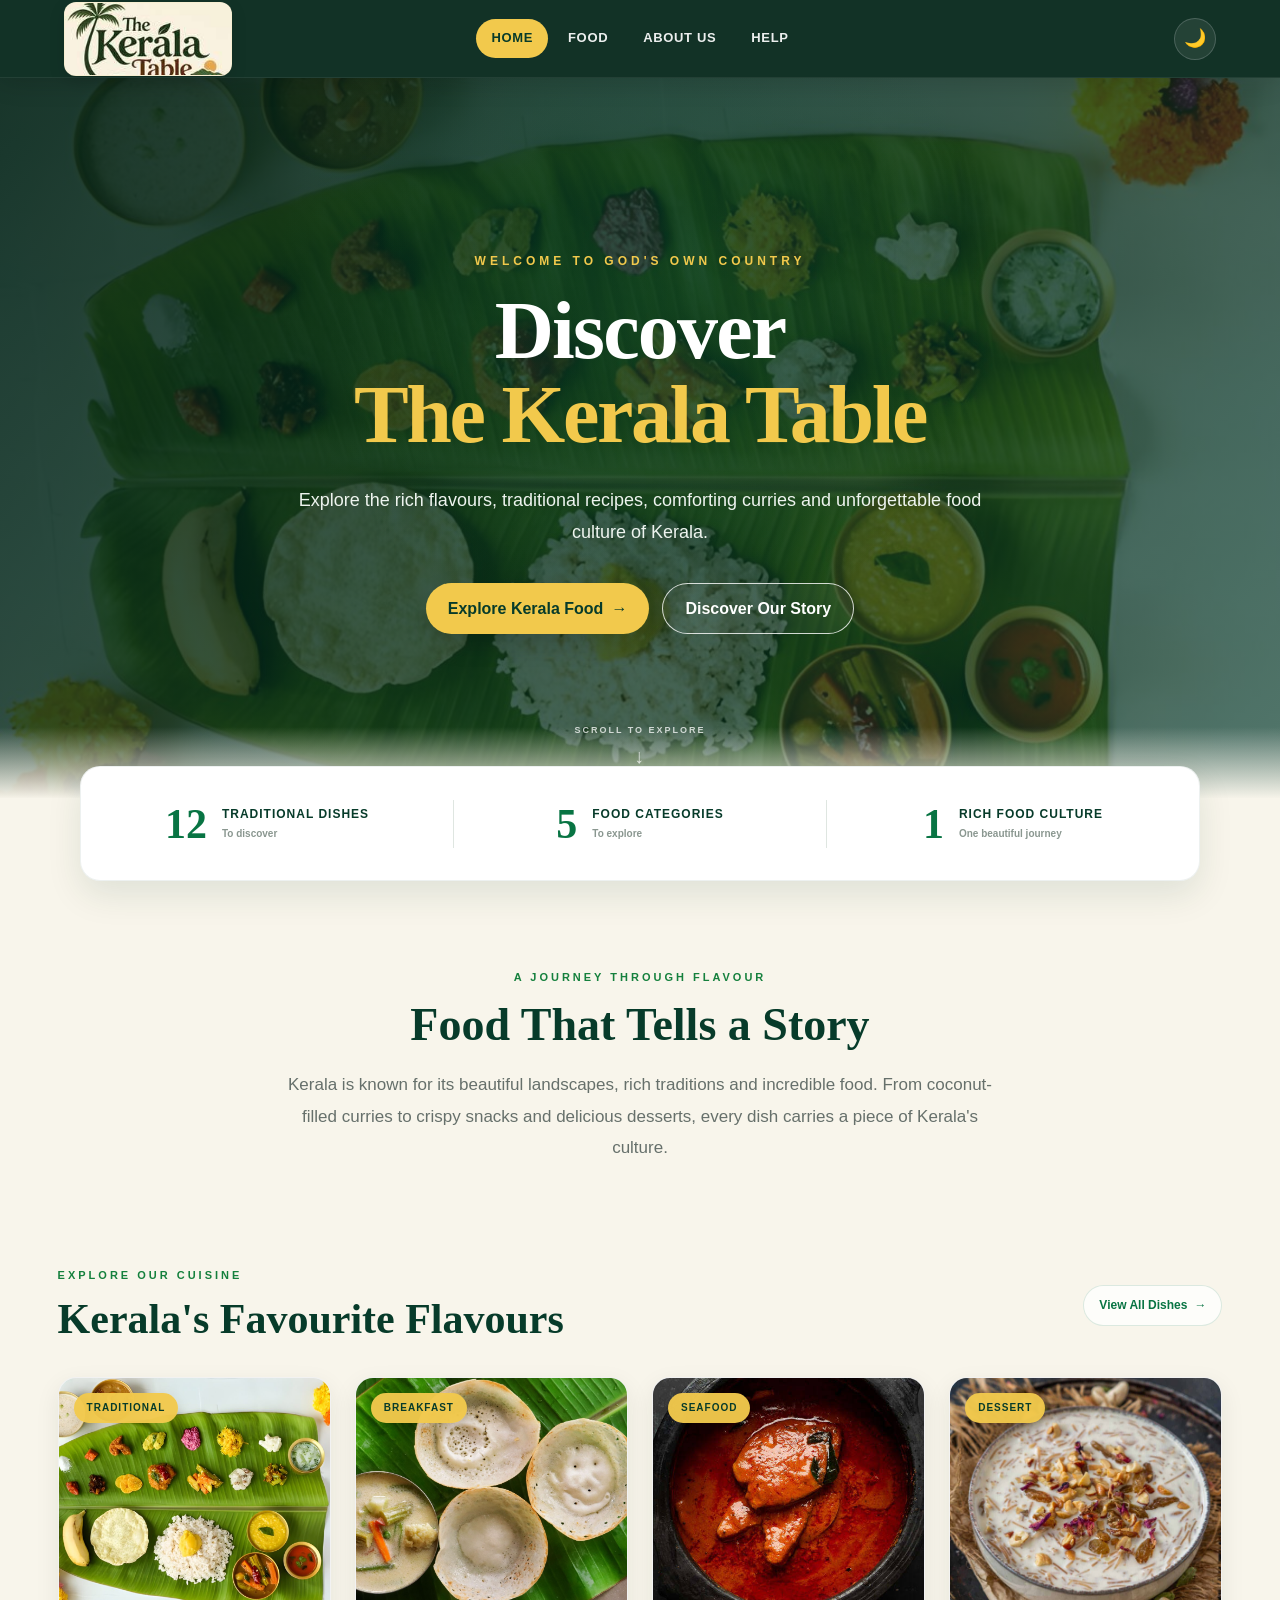
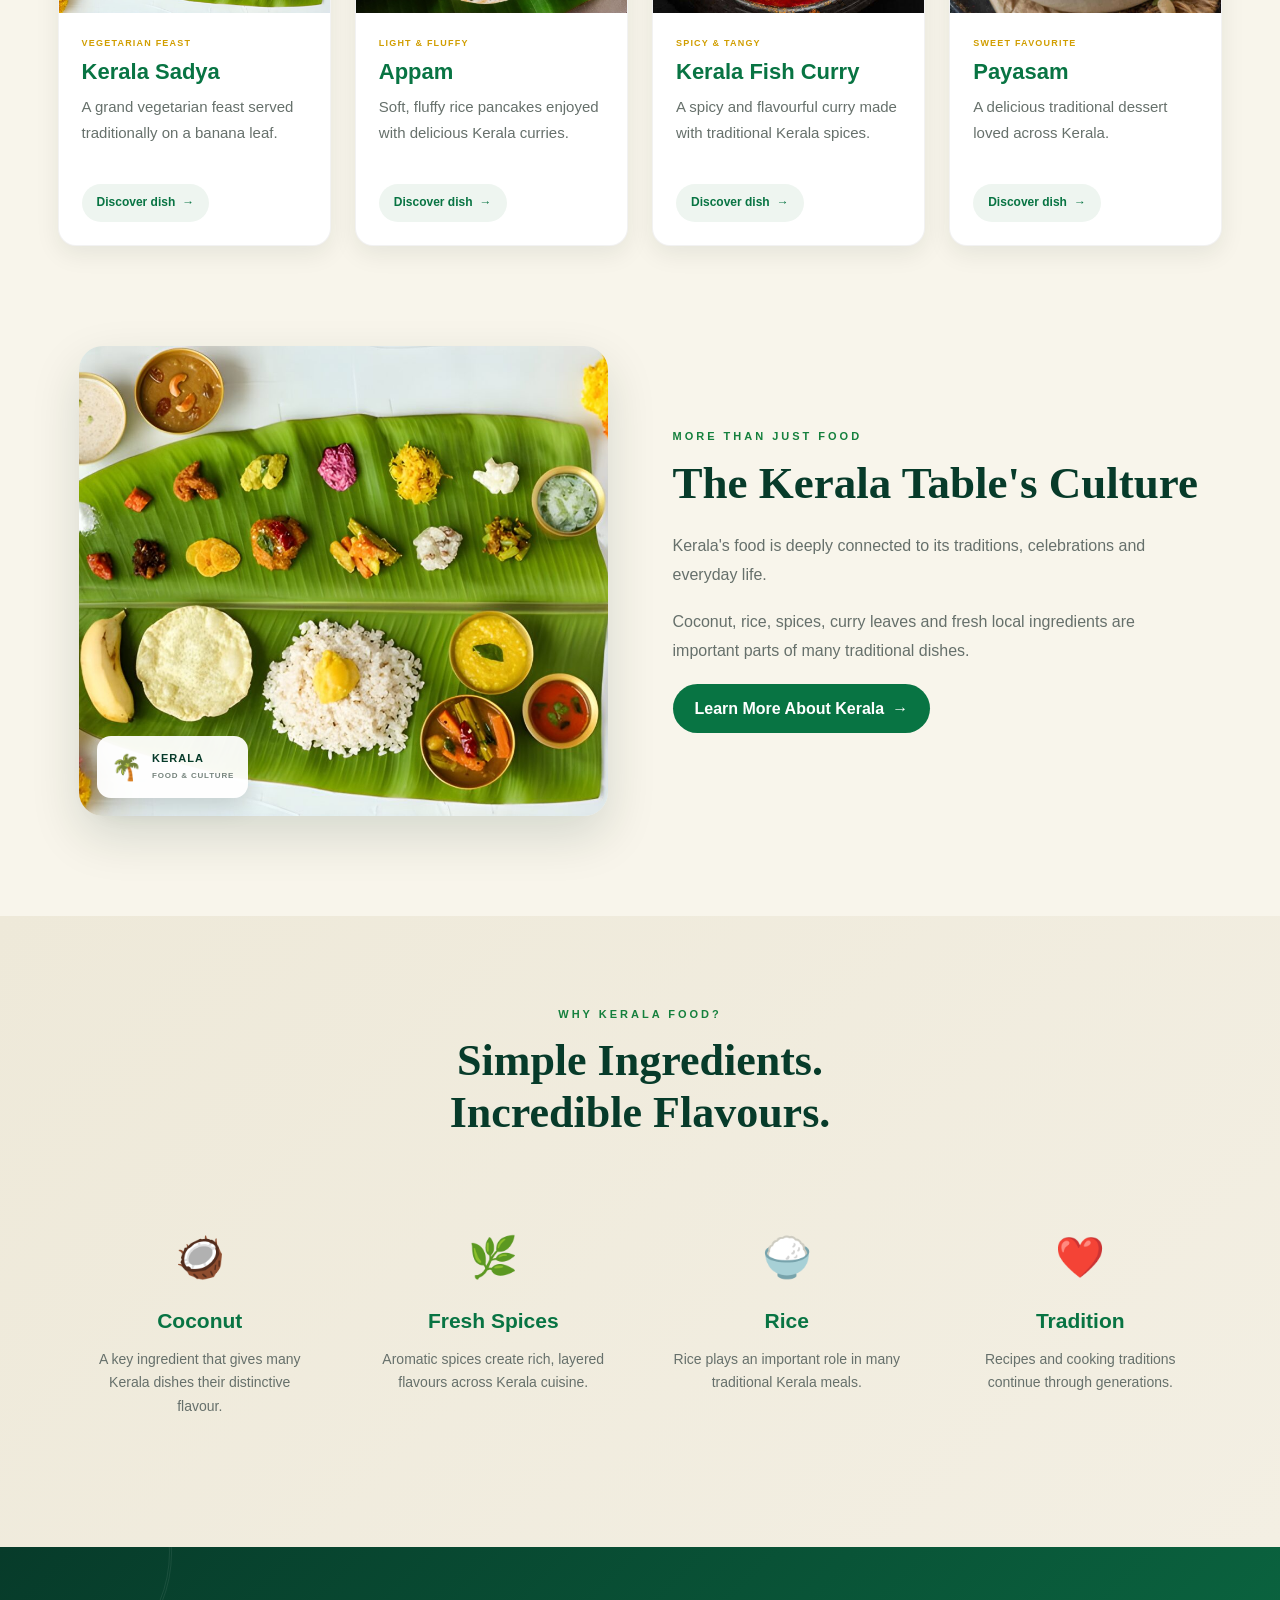
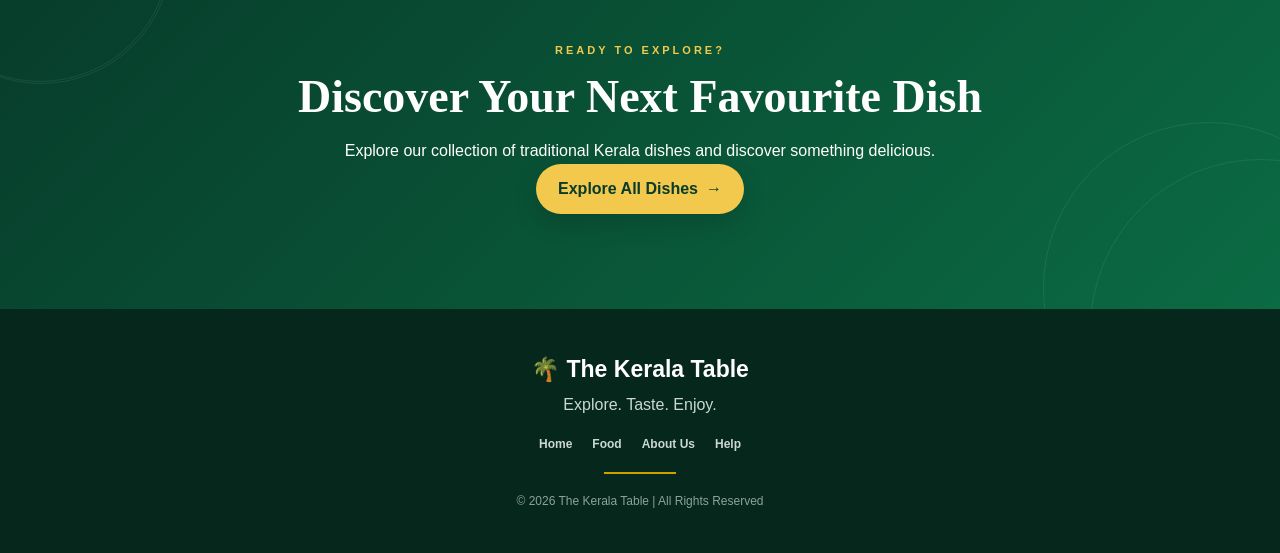
<file: index.html>
<!DOCTYPE html>
<html lang="en">
<head>
    <meta charset="UTF-8">
    <meta name="viewport" content="width=device-width, initial-scale=1.0">
    <meta name="description" content="The Kerala Table - Discover traditional Kerala food, recipes, flavours and food culture.">
    <title>The Kerala Table | Home</title>
    <link rel="stylesheet" href="style.css">
</head>
<body>
<a class="skip-link" href="#main-content">Skip to content</a>

<header class="header">

    <a href="index.html" class="logo">
        <span class="logo-icon">🌴</span>
        <span>The Kerala Table</span>
    </a>

    <nav class="navbar" id="mainNav">

        <a href="index.html" class="active">HOME</a>
        <a href="food.html">FOOD</a>
        <a href="about.html">ABOUT US</a>
        <a href="help.html">HELP</a>

    </nav>

    <button
        class="theme-toggle"
        id="themeToggle"
        type="button"
        aria-label="Switch to dark mode"
        title="Dark mode"
    >
        🌙
    </button>

</header>

<main id="main-content">
    <section class="home-hero" aria-labelledby="hero-title">
        <div class="hero-overlay"></div>
        <div class="home-hero-content">
            <p class="small-title">WELCOME TO GOD'S OWN COUNTRY</p>
            <h1 id="hero-title">
    Discover
    <span>The Kerala Table</span>
</h1>

            <p class="hero-description">Explore the rich flavours, traditional recipes, comforting curries and unforgettable food culture of Kerala.</p>
            <div class="hero-buttons">
                <a href="food.html" class="hero-button">Explore Kerala Food <span aria-hidden="true">→</span></a>
                <a href="about.html" class="outline-button">Discover Our Story</a>
            </div>
        </div>
        <div class="scroll-indicator" aria-hidden="true">
            <span>SCROLL TO EXPLORE</span><span class="scroll-arrow">↓</span>
        </div>
    </section>

    <section class="home-stats" aria-label="Website highlights">
        <div class="stat-item">
            <div class="stat-number">12</div>
            <div class="stat-info"><strong>Traditional Dishes</strong><span>To discover</span></div>
        </div>
        <div class="stat-divider"></div>
        <div class="stat-item">
            <div class="stat-number">5</div>
            <div class="stat-info"><strong>Food Categories</strong><span>To explore</span></div>
        </div>
        <div class="stat-divider"></div>
        <div class="stat-item">
            <div class="stat-number">1</div>
            <div class="stat-info"><strong>Rich Food Culture</strong><span>One beautiful journey</span></div>
        </div>
    </section>

    <section class="home-intro" aria-labelledby="intro-title">
        <p class="section-label">A JOURNEY THROUGH FLAVOUR</p>
        <h2 id="intro-title">Food That Tells a Story</h2>
        <p class="intro-text">Kerala is known for its beautiful landscapes, rich traditions and incredible food. From coconut-filled curries to crispy snacks and delicious desserts, every dish carries a piece of Kerala's culture.</p>
    </section>

    <section class="featured-section" aria-labelledby="featured-title">
        <div class="section-heading">
            <div>
                <p class="section-label">EXPLORE OUR CUISINE</p>
                <h2 id="featured-title">Kerala's Favourite Flavours</h2>
            </div>
            <a href="food.html" class="view-all">View All Dishes <span aria-hidden="true">→</span></a>
        </div>

        <div class="featured-grid">
            <article class="featured-card">
                <div class="featured-image">
                    <img src="Kerala-Sadya.jpg" alt="Traditional Kerala Sadya" loading="lazy">
                    <span class="food-tag">TRADITIONAL</span>
                    <span class="image-shine" aria-hidden="true"></span>
                </div>
                <div class="featured-content">
                    <p class="featured-meta">VEGETARIAN FEAST</p>
                    <h3>Kerala Sadya</h3>
                    <p>A grand vegetarian feast served traditionally on a banana leaf.</p>
                    <a href="food.html" class="card-link home-dish-link" data-dish="sadya">Discover dish <span aria-hidden="true">→</span></a>
                </div>
            </article>

            <article class="featured-card">
                <div class="featured-image">
                    <img src="Appam.jpg" alt="Traditional Kerala Appam" loading="lazy">
                    <span class="food-tag">BREAKFAST</span>
                    <span class="image-shine" aria-hidden="true"></span>
                </div>
                <div class="featured-content">
                    <p class="featured-meta">LIGHT &amp; FLUFFY</p>
                    <h3>Appam</h3>
                    <p>Soft, fluffy rice pancakes enjoyed with delicious Kerala curries.</p>
                    <a href="food.html" class="card-link home-dish-link" data-dish="appam">Discover dish <span aria-hidden="true">→</span></a>
                </div>
            </article>

            <article class="featured-card">
                <div class="featured-image">
                    <img src="fish curry.jpeg" alt="Traditional Kerala Fish Curry" loading="lazy">
                    <span class="food-tag">SEAFOOD</span>
                    <span class="image-shine" aria-hidden="true"></span>
                </div>
                <div class="featured-content">
                    <p class="featured-meta">SPICY &amp; TANGY</p>
                    <h3>Kerala Fish Curry</h3>
                    <p>A spicy and flavourful curry made with traditional Kerala spices.</p>
                    <a href="food.html" class="card-link home-dish-link" data-dish="fish-curry">Discover dish <span aria-hidden="true">→</span></a>
                </div>
            </article>

            <article class="featured-card">
                <div class="featured-image">
                    <img src="payasam.jpg" alt="Traditional Kerala Payasam" loading="lazy">
                    <span class="food-tag">DESSERT</span>
                    <span class="image-shine" aria-hidden="true"></span>
                </div>
                <div class="featured-content">
                    <p class="featured-meta">SWEET FAVOURITE</p>
                    <h3>Payasam</h3>
                    <p>A delicious traditional dessert loved across Kerala.</p>
                    <a href="food.html" class="card-link home-dish-link" data-dish="payasam">Discover dish <span aria-hidden="true">→</span></a>
                </div>
            </article>
        </div>
    </section>

    <section class="culture-section" aria-labelledby="culture-title">
        <div class="culture-image-wrap">
            <div class="culture-image">
                <img src="Kerala-Sadya.jpg" alt="Traditional Kerala Sadya served on a banana leaf" loading="lazy">
                <div class="culture-badge"><span>🌴</span><div><strong>KERALA</strong><small>FOOD &amp; CULTURE</small></div></div>
            </div>
        </div>
        <div class="culture-content">
            <p class="section-label">MORE THAN JUST FOOD</p>
            <h2 id="culture-title">The Kerala Table's Culture</h2>
            <p>Kerala's food is deeply connected to its traditions, celebrations and everyday life.</p>
            <p>Coconut, rice, spices, curry leaves and fresh local ingredients are important parts of many traditional dishes.</p>
            <a href="about.html" class="green-button">Learn More About Kerala <span aria-hidden="true">→</span></a>
        </div>
    </section>

    <section class="why-section" aria-labelledby="why-title">
        <div class="why-heading">
            <p class="section-label">WHY KERALA FOOD?</p>
            <h2 id="why-title">Simple Ingredients.<br>Incredible Flavours.</h2>
        </div>
        <div class="why-grid">
            <article class="why-card"><div class="why-icon" aria-hidden="true">🥥</div><h3>Coconut</h3><p>A key ingredient that gives many Kerala dishes their distinctive flavour.</p></article>
            <article class="why-card"><div class="why-icon" aria-hidden="true">🌿</div><h3>Fresh Spices</h3><p>Aromatic spices create rich, layered flavours across Kerala cuisine.</p></article>
            <article class="why-card"><div class="why-icon" aria-hidden="true">🍚</div><h3>Rice</h3><p>Rice plays an important role in many traditional Kerala meals.</p></article>
            <article class="why-card"><div class="why-icon" aria-hidden="true">❤️</div><h3>Tradition</h3><p>Recipes and cooking traditions continue through generations.</p></article>
        </div>
    </section>

    <section class="home-cta" aria-labelledby="cta-title">
        <div class="cta-decoration cta-decoration-one" aria-hidden="true"></div>
        <div class="cta-decoration cta-decoration-two" aria-hidden="true"></div>
        <div class="home-cta-content">
            <p class="section-label">READY TO EXPLORE?</p>
            <h2 id="cta-title">Discover Your Next Favourite Dish</h2>
            <p>Explore our collection of traditional Kerala dishes and discover something delicious.</p>
            <a href="food.html" class="hero-button">Explore All Dishes <span aria-hidden="true">→</span></a>
        </div>
    </section>
</main>

<footer>
    <div class="footer-logo">🌴 The Kerala Table</div>
    <p>Explore. Taste. Enjoy.</p>
    <nav class="footer-links" aria-label="Footer navigation">
        <a href="index.html">Home</a><a href="food.html">Food</a><a href="about.html">About Us</a><a href="help.html">Help</a>
    </nav>
    <div class="footer-line"></div>
    <p class="copyright">© 2026 The Kerala Table | All Rights Reserved</p>
</footer>

<button class="back-top" id="backTop" type="button" aria-label="Back to top">↑</button>

<script src="script.js"></script>
<script src="theme.js"></script>
<script src="home-dish.js?v=1"></script>

</body>
</html>
</file>
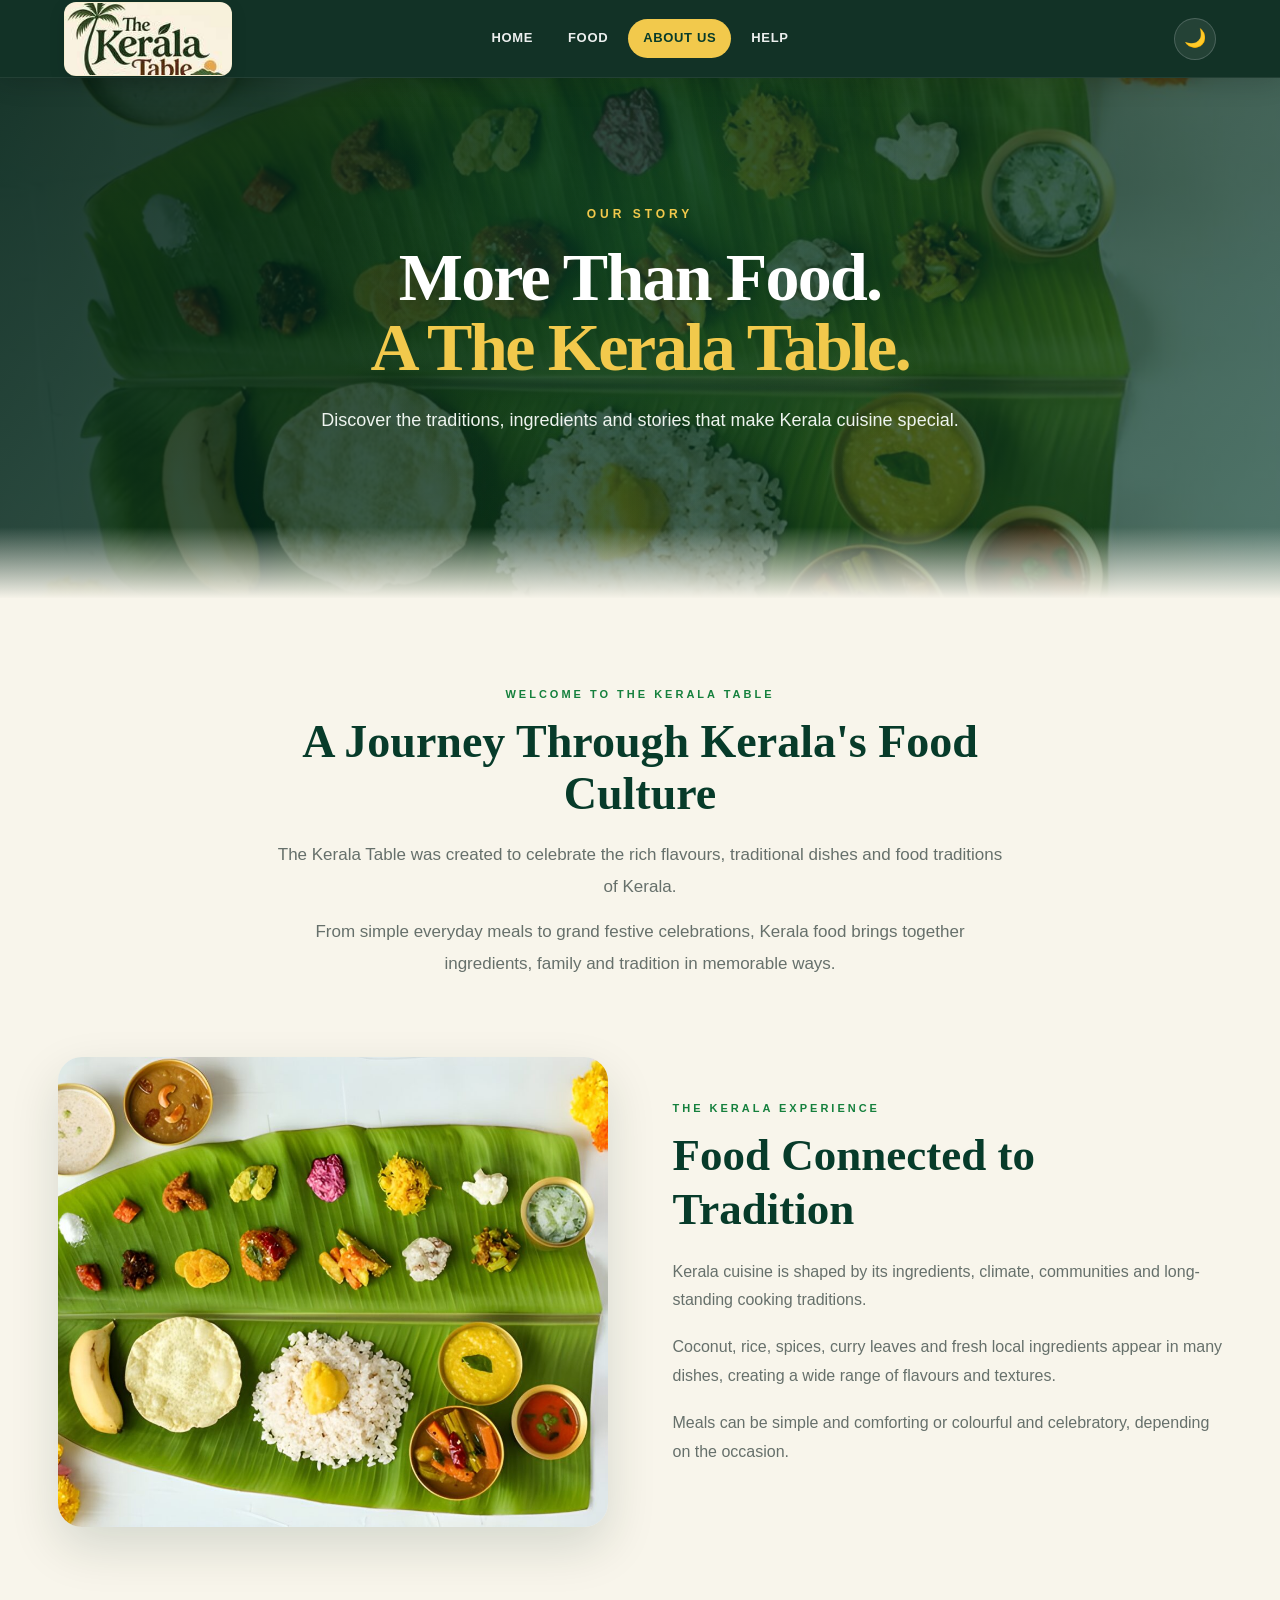
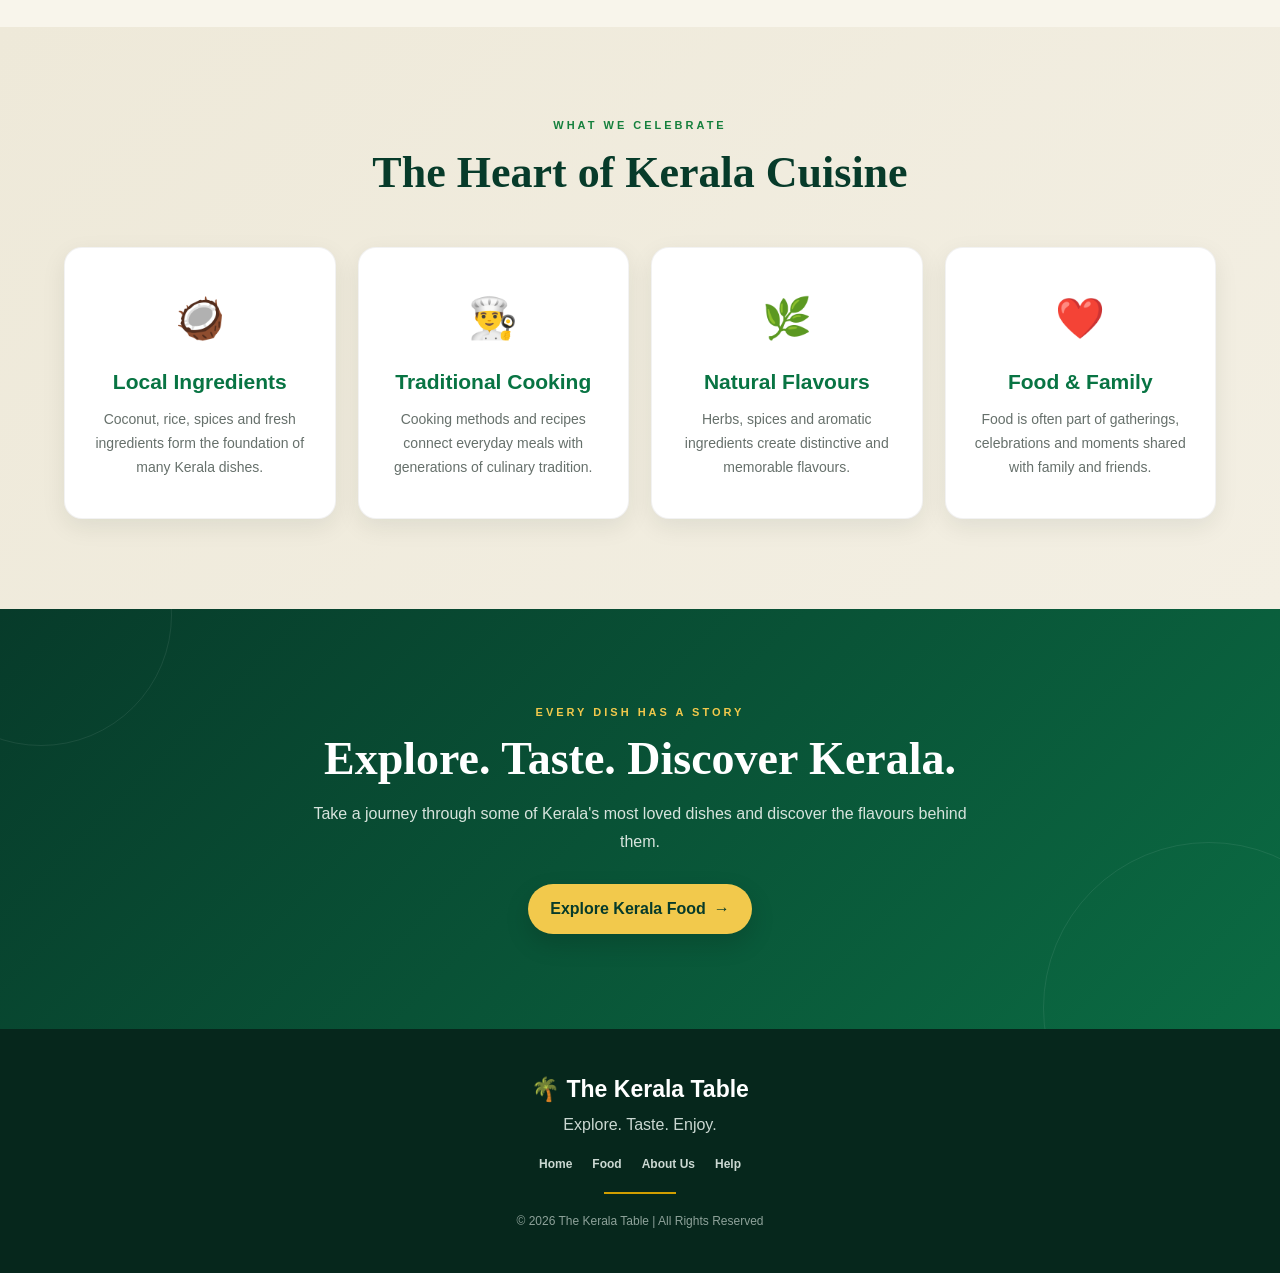
<file: about.html>
<!DOCTYPE html>
<html lang="en">
<head>
    <meta charset="UTF-8">
    <meta name="viewport" content="width=device-width, initial-scale=1.0">
    <meta name="description" content="Learn about The Kerala Table and discover the food culture, traditions and flavours of Kerala.">
    <title>The Kerala Table | About Us</title>
    <link rel="stylesheet" href="style.css">
</head>
<body>
<a class="skip-link" href="#about-content">Skip to content</a>


<header class="header">

    <a href="index.html" class="logo">
        <span class="logo-icon">🌴</span>
        <span>The Kerala Table</span>
    </a>

    <nav class="navbar" id="mainNav">

        <a href="index.html">HOME</a>
        <a href="food.html">FOOD</a>
        <a href="about.html" class="active">ABOUT US</a>
        <a href="help.html">HELP</a>

    </nav>

    <button
        class="theme-toggle"
        id="themeToggle"
        type="button"
        aria-label="Switch to dark mode"
        title="Dark mode"
    >
        🌙
    </button>

</header>


<main id="about-content">
    <section class="about-hero" aria-labelledby="about-hero-title"><div class="about-hero-overlay"></div><div class="about-hero-content"><p class="small-title">OUR STORY</p><h1 id="about-hero-title">More Than Food. <span>A The Kerala Table.</span></h1><p>Discover the traditions, ingredients and stories that make Kerala cuisine special.</p></div></section>
    <section class="about-intro"><p class="section-label">WELCOME TO THE KERALA TABLE</p><h2>A Journey Through Kerala's Food Culture</h2><p> The Kerala Table was created to celebrate the rich flavours, traditional dishes and food traditions of Kerala.</p><p>From simple everyday meals to grand festive celebrations, Kerala food brings together ingredients, family and tradition in memorable ways.</p></section>
    <section class="about-story">
        <div class="about-story-image"><img src="Kerala-Sadya.jpg" alt="Traditional Kerala Sadya served on a banana leaf" loading="lazy"></div>
        <div class="about-story-content"><p class="section-label">THE KERALA EXPERIENCE</p><h2>Food Connected to Tradition</h2><p>Kerala cuisine is shaped by its ingredients, climate, communities and long-standing cooking traditions.</p><p>Coconut, rice, spices, curry leaves and fresh local ingredients appear in many dishes, creating a wide range of flavours and textures.</p><p>Meals can be simple and comforting or colourful and celebratory, depending on the occasion.</p></div>
    </section>
    <section class="about-values"><div class="about-values-heading"><p class="section-label">WHAT WE CELEBRATE</p><h2>The Heart of Kerala Cuisine</h2></div><div class="about-values-grid">
        <article class="about-value-card"><div class="about-value-icon">🥥</div><h3>Local Ingredients</h3><p>Coconut, rice, spices and fresh ingredients form the foundation of many Kerala dishes.</p></article>
        <article class="about-value-card"><div class="about-value-icon">👨‍🍳</div><h3>Traditional Cooking</h3><p>Cooking methods and recipes connect everyday meals with generations of culinary tradition.</p></article>
        <article class="about-value-card"><div class="about-value-icon">🌿</div><h3>Natural Flavours</h3><p>Herbs, spices and aromatic ingredients create distinctive and memorable flavours.</p></article>
        <article class="about-value-card"><div class="about-value-icon">❤️</div><h3>Food &amp; Family</h3><p>Food is often part of gatherings, celebrations and moments shared with family and friends.</p></article>
    </div></section>
    <section class="about-quote"><div class="about-quote-inner"><p class="section-label">EVERY DISH HAS A STORY</p><h2>Explore. Taste. Discover Kerala.</h2><p>Take a journey through some of Kerala's most loved dishes and discover the flavours behind them.</p><a href="food.html" class="hero-button">Explore Kerala Food <span aria-hidden="true">→</span></a></div></section>
</main>
<footer><div class="footer-logo">🌴 The Kerala Table</div><p>Explore. Taste. Enjoy.</p><nav class="footer-links" aria-label="Footer navigation"><a href="index.html">Home</a><a href="food.html">Food</a><a href="about.html">About Us</a><a href="help.html">Help</a></nav><div class="footer-line"></div><p class="copyright">© 2026 The Kerala Table | All Rights Reserved</p></footer>
<button class="back-top" id="backTop" type="button" aria-label="Back to top">↑</button>

<script src="script.js"></script>
<script src="theme.js"></script>

</body>
</html>
</file>
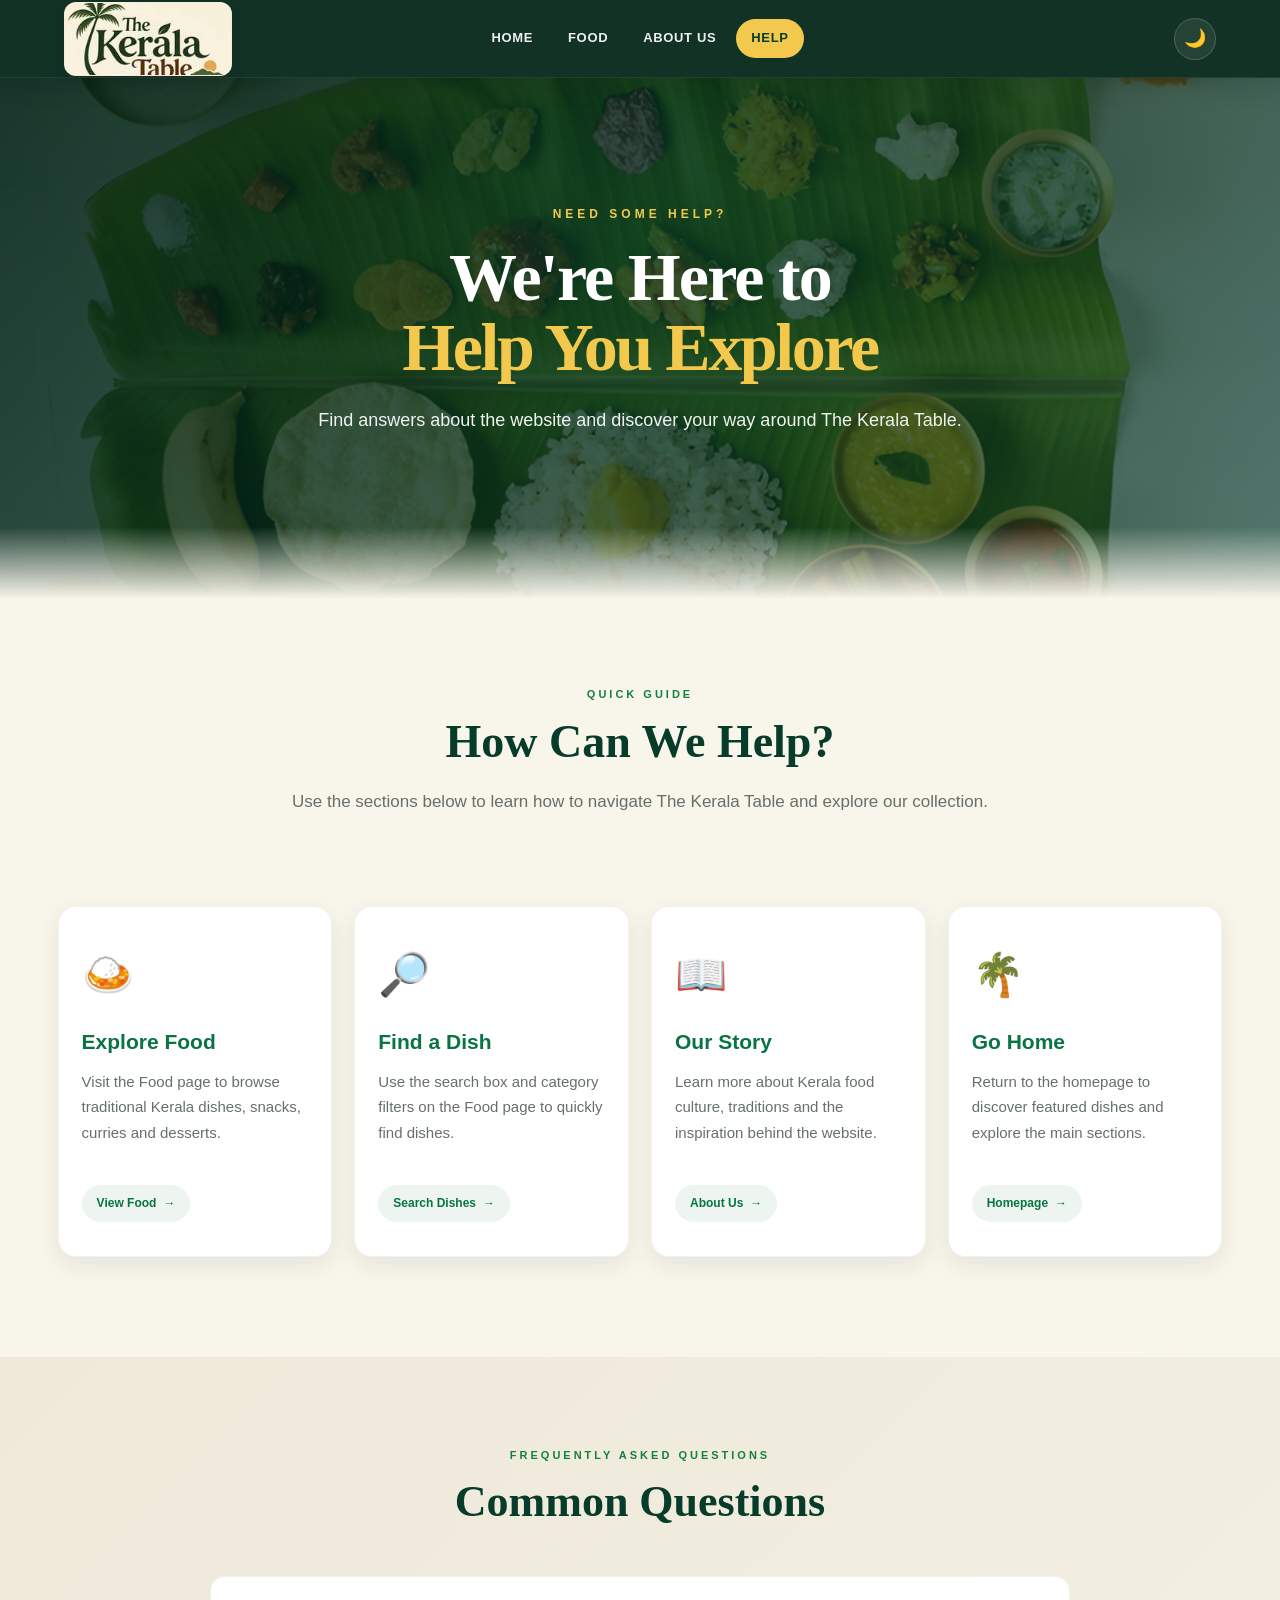
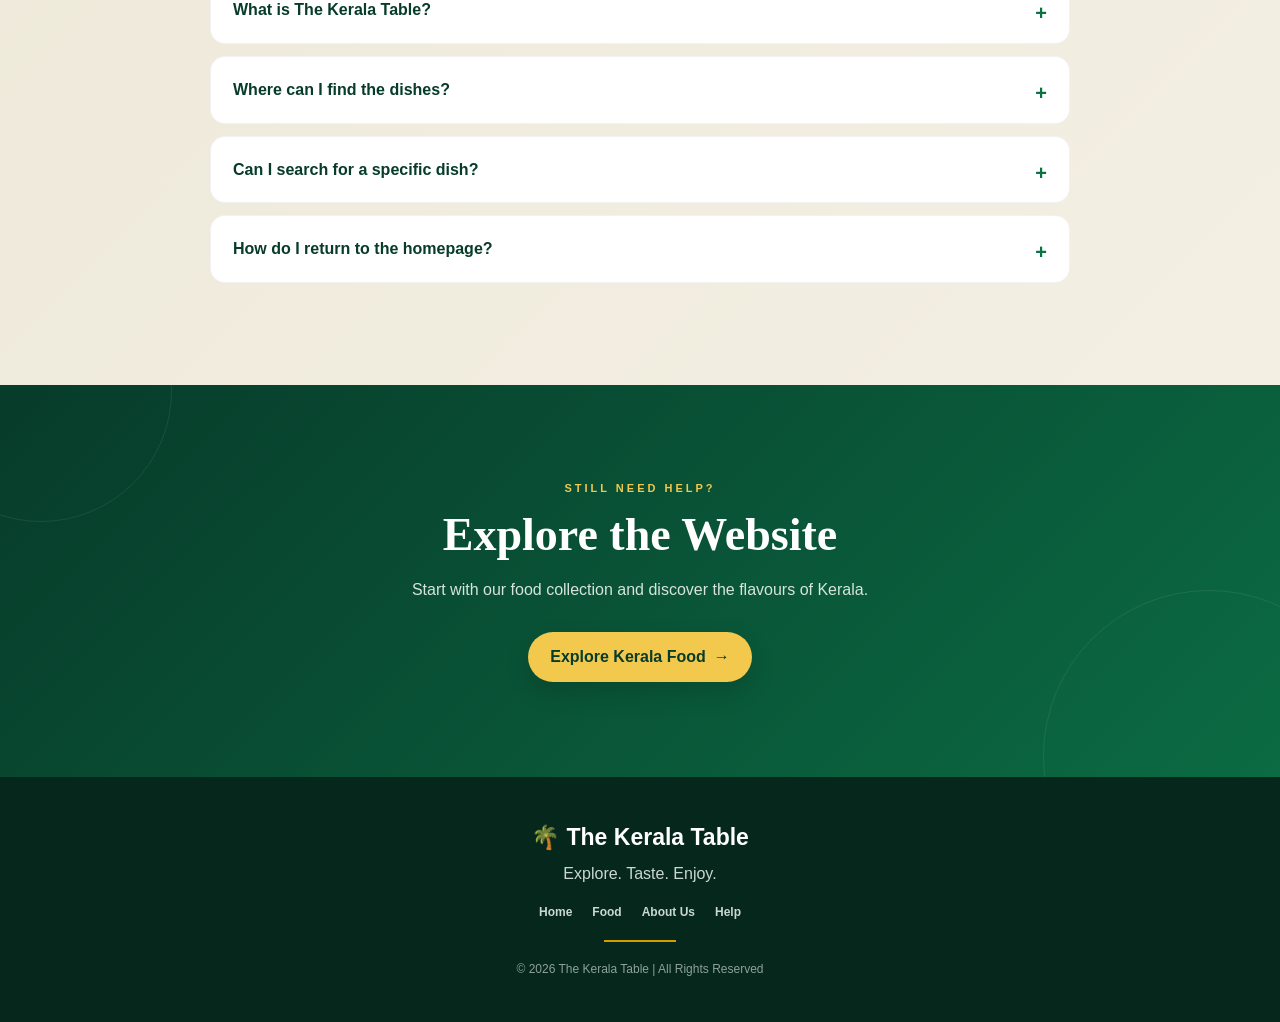
<file: help.html>
<!DOCTYPE html>
<html lang="en">
<head>
    <meta charset="UTF-8">
    <meta name="viewport" content="width=device-width, initial-scale=1.0">
    <meta name="description" content="Get help using The Kerala Table and explore our food collection.">
    <title>The Kerala Table | Help</title>
    <link rel="stylesheet" href="style.css">
</head>
<body>
<a class="skip-link" href="#help-content">Skip to content</a>


<header class="header">

    <a href="index.html" class="logo">
        <span class="logo-icon">🌴</span>
        <span>The Kerala Table</span>
    </a>

    <nav class="navbar" id="mainNav">

        <a href="index.html">HOME</a>
        <a href="food.html">FOOD</a>
        <a href="about.html">ABOUT US</a>
        <a href="help.html" class="active">HELP</a>

    </nav>

    <button
        class="theme-toggle"
        id="themeToggle"
        type="button"
        aria-label="Switch to dark mode"
        title="Dark mode"
    >
        🌙
    </button>

</header>


<main id="help-content">
    <section class="help-hero" aria-labelledby="help-hero-title"><div class="help-hero-overlay"></div><div class="help-hero-content"><p class="small-title">NEED SOME HELP?</p><h1 id="help-hero-title">We're Here to <span>Help You Explore</span></h1><p>Find answers about the website and discover your way around The Kerala Table.</p></div></section>
    <section class="help-intro"><p class="section-label">QUICK GUIDE</p><h2>How Can We Help?</h2><p>Use the sections below to learn how to navigate The Kerala Table and explore our collection.</p></section>
    <section class="help-section"><div class="help-grid">
        <article class="help-card"><div class="help-icon">🍛</div><h3>Explore Food</h3><p>Visit the Food page to browse traditional Kerala dishes, snacks, curries and desserts.</p><a href="food.html" class="card-link">View Food <span aria-hidden="true">→</span></a></article>
        <article class="help-card"><div class="help-icon">🔎</div><h3>Find a Dish</h3><p>Use the search box and category filters on the Food page to quickly find dishes.</p><a href="food.html" class="card-link">Search Dishes <span aria-hidden="true">→</span></a></article>
        <article class="help-card"><div class="help-icon">📖</div><h3>Our Story</h3><p>Learn more about Kerala food culture, traditions and the inspiration behind the website.</p><a href="about.html" class="card-link">About Us <span aria-hidden="true">→</span></a></article>
        <article class="help-card"><div class="help-icon">🌴</div><h3>Go Home</h3><p>Return to the homepage to discover featured dishes and explore the main sections.</p><a href="index.html" class="card-link">Homepage <span aria-hidden="true">→</span></a></article>
    </div></section>
    <section class="faq-section"><div class="faq-heading"><p class="section-label">FREQUENTLY ASKED QUESTIONS</p><h2>Common Questions</h2></div><div class="faq-list">
        <details class="faq-item"><summary>What is The Kerala Table?</summary><p>The Kerala Table is a website created to showcase traditional Kerala dishes, flavours and food culture.</p></details>
        <details class="faq-item"><summary>Where can I find the dishes?</summary><p>Open the Food page from the navigation menu. There you can browse the dishes and use the search and category filters.</p></details>
        <details class="faq-item"><summary>Can I search for a specific dish?</summary><p>Yes. The Food page includes a search box that lets you quickly find dishes by name.</p></details>
        <details class="faq-item"><summary>How do I return to the homepage?</summary><p>Click HOME in the navigation menu or use the homepage button available throughout the site.</p></details>
    </div></section>
    <section class="help-contact"><p class="section-label">STILL NEED HELP?</p><h2>Explore the Website</h2><p>Start with our food collection and discover the flavours of Kerala.</p><a href="food.html" class="hero-button">Explore Kerala Food <span aria-hidden="true">→</span></a></section>
</main>
<footer><div class="footer-logo">🌴 The Kerala Table</div><p>Explore. Taste. Enjoy.</p><nav class="footer-links" aria-label="Footer navigation"><a href="index.html">Home</a><a href="food.html">Food</a><a href="about.html">About Us</a><a href="help.html">Help</a></nav><div class="footer-line"></div><p class="copyright">© 2026 The Kerala Table | All Rights Reserved</p></footer>
<button class="back-top" id="backTop" type="button" aria-label="Back to top">↑</button>

<script src="script.js"></script>
<script src="theme.js"></script>

</body>
</html>
</file>
<file: style.css>
:root {
    --green-950: #06271c;
    --green-900: #073b2a;
    --green-800: #0b6b43;
    --green-700: #087443;
    --green-500: #15803d;
    --gold: #f2c94c;
    --gold-dark: #d19e00;
    --cream: #f8f5eb;
    --cream-deep: #eee9d9;
    --white: #fff;
    --text: #252525;
    --muted: #66706b;
    --border: rgba(7,59,42,.10);
    --shadow-sm: 0 8px 24px rgba(4,39,28,.08);
    --shadow-lg: 0 20px 50px rgba(4,39,28,.14);
    --container: 1240px;
}

* { margin: 0; padding: 0; box-sizing: border-box; }
html { scroll-behavior: smooth; scroll-padding-top: 90px; }
body { font-family: Arial, Helvetica, sans-serif; background: var(--cream); color: var(--text); line-height: 1.6; overflow-x: hidden; }
body.modal-open { overflow: hidden; }
img { display: block; width: 100%; max-width: 100%; }
a, button { -webkit-tap-highlight-color: transparent; }
button { font: inherit; }
a { color: inherit; }
::selection { background: var(--gold); color: var(--green-900); }
:focus-visible { outline: 3px solid var(--gold); outline-offset: 3px; }
.skip-link { position: fixed; top: 12px; left: 12px; z-index: 3000; transform: translateY(-150%); background: var(--white); color: var(--green-900); padding: 10px 15px; border-radius: 10px; font-weight: 700; }
.skip-link:focus { transform: translateY(0); }

.header { min-height: 78px; padding: 0 max(20px, 5vw); display: flex; align-items: center; justify-content: space-between; gap: 24px; position: sticky; top: 0; z-index: 1000; background: rgba(6,39,28,.95); border-bottom: 1px solid rgba(255,255,255,.07); box-shadow: 0 5px 24px rgba(0,0,0,.14); backdrop-filter: blur(14px); -webkit-backdrop-filter: blur(14px); }
.logo { color: var(--white); text-decoration: none; display: inline-flex; align-items: center; gap: 10px; font-size: 24px; font-weight: 800; white-space: nowrap; }
.logo-icon { font-size: 30px; line-height: 1; }
.navbar { display: flex; align-items: center; gap: 6px; }
.navbar a { color: rgba(255,255,255,.92); text-decoration: none; padding: 9px 15px; border-radius: 999px; font-size: 13px; font-weight: 800; letter-spacing: .65px; transition: .25s ease; }
.navbar a:hover { background: var(--gold-dark); color: var(--green-900); transform: translateY(-2px); }
.navbar a.active { background: var(--gold); color: var(--green-900); }
.menu-toggle { display: none; border: 0; background: transparent; padding: 9px; cursor: pointer; }
.menu-toggle span { display: block; width: 23px; height: 2px; margin: 4px; background: #fff; border-radius: 99px; transition: .25s ease; }
.menu-toggle.open span:nth-child(1) { transform: translateY(6px) rotate(45deg); }
.menu-toggle.open span:nth-child(2) { opacity: 0; }
.menu-toggle.open span:nth-child(3) { transform: translateY(-6px) rotate(-45deg); }

.section-label { color: var(--green-500); font-size: 11px; font-weight: 900; letter-spacing: 3px; text-transform: uppercase; margin-bottom: 12px; }
.hero-button, .outline-button, .green-button { display: inline-flex; align-items: center; justify-content: center; gap: 8px; min-height: 48px; padding: 12px 22px; border: 0; border-radius: 999px; text-decoration: none; font-weight: 800; cursor: pointer; transition: .25s ease; }
.hero-button { background: var(--gold); color: var(--green-900); box-shadow: 0 10px 24px rgba(0,0,0,.15); }
.hero-button:hover { background: var(--white); transform: translateY(-3px); box-shadow: 0 14px 28px rgba(0,0,0,.20); }
.outline-button { color: var(--white); border: 1px solid rgba(255,255,255,.80); background: rgba(255,255,255,.05); }
.outline-button:hover { background: var(--white); color: var(--green-900); transform: translateY(-3px); }
.green-button { background: var(--green-700); color: var(--white); }
.green-button:hover { background: var(--gold-dark); color: var(--green-900); transform: translateY(-3px); }
.hero-button span, .green-button span, .view-all span, .card-link span { transition: transform .25s ease; }
.hero-button:hover span, .green-button:hover span, .view-all:hover span, .card-link:hover span { transform: translateX(3px); }

.home-hero, .food-hero, .about-hero, .help-hero { position: relative; display: flex; align-items: center; justify-content: center; text-align: center; overflow: hidden; background-position: center; background-size: cover; background-repeat: no-repeat; }
.home-hero { min-height: 720px; padding: 110px 20px 100px; background-image: url("Kerala-Sadya.jpg"); }
.food-hero, .about-hero, .help-hero { min-height: 520px; padding: 85px 20px; background-image: url("Kerala-Sadya.jpg"); }
.hero-overlay, .food-hero-overlay, .about-hero-overlay, .help-hero-overlay { position: absolute; inset: 0; background: radial-gradient(circle at 50% 30%, rgba(14,98,62,.20), transparent 45%), linear-gradient(135deg, rgba(2,34,22,.90), rgba(3,55,36,.64)); }
.home-hero::after, .food-hero::after, .about-hero::after, .help-hero::after { content: ""; position: absolute; left: 0; right: 0; bottom: -1px; height: 72px; background: linear-gradient(to top, var(--cream), transparent); z-index: 1; pointer-events: none; }
.home-hero-content, .food-hero-content, .about-hero-content, .help-hero-content { position: relative; z-index: 2; width: min(100%, 900px); color: var(--white); animation: heroFade .85s ease both; }
@keyframes heroFade { from { opacity: 0; transform: translateY(20px); } to { opacity: 1; transform: translateY(0); } }
.small-title { color: var(--gold); font-size: 12px; font-weight: 900; letter-spacing: 4px; margin-bottom: 18px; }
.home-hero h1, .food-hero h1, .about-hero h1, .help-hero h1 { font-family: Georgia, "Times New Roman", serif; font-weight: 700; line-height: 1.03; letter-spacing: -2px; }
.home-hero h1 { font-size: clamp(48px, 7vw, 82px); margin-bottom: 26px; }
.food-hero h1, .about-hero h1, .help-hero h1 { font-size: clamp(46px, 6vw, 68px); margin-bottom: 22px; }
.home-hero h1 span, .food-hero h1 span, .about-hero h1 span, .help-hero h1 span { display: block; color: var(--gold); }
.hero-description, .food-hero-content > p:last-child, .about-hero-content > p:last-child, .help-hero-content > p:last-child { width: min(100%, 720px); margin: 0 auto 34px; color: #eef4ef; font-size: 18px; line-height: 1.8; }
.hero-buttons { display: flex; justify-content: center; gap: 13px; flex-wrap: wrap; }
.scroll-indicator { position: absolute; left: 50%; bottom: 26px; transform: translateX(-50%); z-index: 3; display: flex; flex-direction: column; align-items: center; color: rgba(255,255,255,.75); font-size: 9px; font-weight: 800; letter-spacing: 2px; }
.scroll-arrow { margin-top: 3px; font-size: 20px; animation: scrollBounce 1.6s infinite; }
@keyframes scrollBounce { 0%,100% { transform: translateY(0); } 50% { transform: translateY(6px); } }

.home-stats { position: relative; z-index: 4; width: min(1120px, calc(100% - 40px)); min-height: 115px; margin: -32px auto 0; padding: 20px 34px; display: flex; align-items: center; justify-content: center; gap: 34px; background: var(--white); border: 1px solid rgba(7,59,42,.07); border-radius: 20px; box-shadow: 0 14px 35px rgba(7,59,42,.10); }
.stat-item { flex: 1; display: flex; align-items: center; justify-content: center; gap: 15px; min-width: 0; }
.stat-number { color: var(--green-700); font-family: Georgia, "Times New Roman", serif; font-size: 42px; font-weight: 700; line-height: 1; }
.stat-info { display: flex; flex-direction: column; gap: 2px; }
.stat-info strong { color: var(--green-900); font-size: 12px; font-weight: 900; text-transform: uppercase; letter-spacing: 1px; }
.stat-info span { color: #8a9790; font-size: 10px; font-weight: 600; }
.stat-divider { width: 1px; height: 48px; flex: 0 0 auto; background: #dfe6e1; }

.home-intro, .food-intro, .about-intro, .help-intro { width: min(100%, 860px); margin: 0 auto; padding: 88px 20px 64px; text-align: center; }
.home-intro h2, .food-intro h2, .about-intro h2, .help-intro h2 { font-family: Georgia, "Times New Roman", serif; color: var(--green-900); font-size: clamp(32px, 5vw, 46px); line-height: 1.15; margin-bottom: 18px; }
.intro-text, .food-intro > p:last-child, .about-intro p:not(.section-label), .help-intro p:not(.section-label) { max-width: 730px; margin: 0 auto 14px; color: var(--muted); font-size: 17px; line-height: 1.85; }

.featured-section, .food-section, .about-story, .help-section { width: min(100%, 1420px); margin: 0 auto; padding: 25px max(20px, 4.5vw) 100px; }
.section-heading, .food-heading { display: flex; align-items: center; justify-content: space-between; gap: 26px; margin-bottom: 34px; }
.section-heading h2, .food-heading h2 { font-family: Georgia, "Times New Roman", serif; color: var(--green-900); font-size: clamp(30px, 4vw, 42px); line-height: 1.12; }
.view-all { display: inline-flex; align-items: center; gap: 7px; padding: 10px 15px; border: 1px solid rgba(8,116,67,.14); border-radius: 999px; background: rgba(255,255,255,.75); color: var(--green-700); text-decoration: none; font-size: 12px; font-weight: 800; white-space: nowrap; transition: .25s ease; }
.view-all:hover { background: var(--green-700); color: var(--white); transform: translateX(3px); }

.featured-grid, .food-grid { display: grid; grid-template-columns: repeat(4, minmax(0,1fr)); gap: 24px; }
.featured-card, .food-card, .help-card, .about-value-card { background: var(--white); border: 1px solid rgba(0,0,0,.05); border-radius: 18px; overflow: hidden; box-shadow: var(--shadow-sm); transition: transform .3s ease, box-shadow .3s ease, border-color .3s ease; }
.featured-card:hover, .food-card:hover, .help-card:hover, .about-value-card:hover { transform: translateY(-7px); box-shadow: var(--shadow-lg); border-color: rgba(8,116,67,.15); }
.featured-image, .image-container { position: relative; height: 235px; overflow: hidden; background: linear-gradient(135deg, var(--green-900), var(--green-800)); }
.featured-image img, .image-container img, .culture-image img, .about-story-image img { width: 100%; height: 100%; object-fit: cover; transition: transform .6s ease; }
.featured-card:hover .featured-image img, .food-card:hover .image-container img, .culture-image:hover img, .about-story-image:hover img { transform: scale(1.06); }
.food-tag { position: absolute; top: 15px; left: 15px; z-index: 3; display: inline-flex; align-items: center; min-height: 30px; padding: 7px 13px; border-radius: 999px; background: rgba(242,201,76,.96); color: var(--green-900); font-size: 10px; font-weight: 900; letter-spacing: 1px; box-shadow: 0 5px 14px rgba(0,0,0,.15); }
.image-shine { position: absolute; inset: 0; z-index: 2; pointer-events: none; background: linear-gradient(120deg, transparent 30%, rgba(255,255,255,.20) 50%, transparent 70%); transform: translateX(-120%); transition: transform .7s ease; }
.featured-card:hover .image-shine, .food-card:hover .image-shine { transform: translateX(120%); }
.featured-content, .card-content { padding: 23px; }
.featured-meta { margin-bottom: 7px; color: var(--gold-dark); font-size: 9px; font-weight: 900; letter-spacing: 1.2px; }
.featured-content h3, .card-content h3 { color: var(--green-700); font-size: 22px; line-height: 1.25; margin-bottom: 9px; }
.featured-content p:not(.featured-meta), .card-content p { color: var(--muted); font-size: 15px; line-height: 1.7; min-height: 74px; }
.card-link { display: inline-flex; align-items: center; gap: 7px; margin-top: 16px; padding: 9px 15px; border: 0; border-radius: 999px; background: #eef5f0; color: var(--green-700); text-decoration: none; font-size: 12px; font-weight: 800; cursor: pointer; transition: .25s ease; }
.card-link:hover { background: var(--green-700); color: var(--white); transform: translateX(3px); }
button.card-link { appearance: none; -webkit-appearance: none; }

.culture-section { width: min(100%, 1250px); margin: 0 auto 100px; padding: 0 max(20px, 5%); display: grid; grid-template-columns: 1fr 1fr; gap: 65px; align-items: center; }
.culture-image-wrap { position: relative; }
.culture-image { height: 470px; overflow: hidden; border-radius: 24px; box-shadow: var(--shadow-lg); }
.culture-badge { position: absolute; left: 18px; bottom: 18px; display: flex; align-items: center; gap: 10px; padding: 11px 14px; background: rgba(255,255,255,.95); border-radius: 14px; box-shadow: 0 8px 25px rgba(0,0,0,.15); }
.culture-badge > span { font-size: 25px; }
.culture-badge strong, .culture-badge small { display: block; }
.culture-badge strong { color: var(--green-900); font-size: 11px; letter-spacing: 1px; }
.culture-badge small { margin-top: 2px; color: #76847d; font-size: 8px; font-weight: 800; letter-spacing: .8px; }
.culture-content h2 { font-family: Georgia, "Times New Roman", serif; color: var(--green-900); font-size: clamp(32px,4vw,45px); line-height: 1.18; margin-bottom: 22px; }
.culture-content p:not(.section-label) { color: var(--muted); font-size: 16px; line-height: 1.8; margin-bottom: 18px; }

.why-section, .about-values, .faq-section { padding: 90px 5%; background: linear-gradient(135deg, #eee9d9, #f3efe3); }
.why-heading, .about-values-heading, .faq-heading { max-width: 760px; margin: 0 auto 48px; text-align: center; }
.why-heading h2, .about-values-heading h2, .faq-heading h2 { font-family: Georgia, "Times New Roman", serif; color: var(--green-900); font-size: clamp(32px,4vw,44px); line-height: 1.18; }
.why-grid, .about-values-grid, .help-grid { width: min(100%, 1200px); margin: 0 auto; display: grid; grid-template-columns: repeat(4, minmax(0,1fr)); gap: 22px; }
.why-card, .about-value-card { padding: 38px 22px; text-align: center; }
.why-icon, .about-value-icon { font-size: 40px; margin-bottom: 15px; }
.why-card h3, .about-value-card h3, .help-card h3 { color: var(--green-700); font-size: 21px; margin-bottom: 10px; }
.why-card p, .about-value-card p, .help-card p { color: var(--muted); font-size: 14px; line-height: 1.7; }

.home-cta, .food-cta, .about-quote, .help-contact { position: relative; overflow: hidden; padding: 95px 20px; text-align: center; color: var(--white); background: linear-gradient(135deg, var(--green-900), var(--green-800)); }
.home-cta::before, .home-cta::after, .food-cta::before, .food-cta::after, .about-quote::before, .about-quote::after, .help-contact::before, .help-contact::after { content: ""; position: absolute; width: 260px; height: 260px; border: 1px solid rgba(255,255,255,.08); border-radius: 50%; pointer-events: none; }
.home-cta::before, .food-cta::before, .about-quote::before, .help-contact::before { top: -125px; left: -90px; }
.home-cta::after, .food-cta::after, .about-quote::after, .help-contact::after { right: -95px; bottom: -145px; width: 330px; height: 330px; }
.home-cta > *, .food-cta > *, .about-quote > *, .help-contact > * { position: relative; z-index: 1; }
.home-cta .section-label, .food-cta .section-label, .about-quote .section-label, .help-contact .section-label { color: var(--gold); }
.home-cta h2, .food-cta h2, .about-quote h2, .help-contact h2 { font-family: Georgia, "Times New Roman", serif; font-size: clamp(31px,5vw,46px); line-height: 1.15; margin-bottom: 14px; }
.home-cta > p:not(.section-label), .food-cta > p:not(.section-label), .about-quote p:not(.section-label), .help-contact p:not(.section-label) { width: min(100%,660px); margin: 0 auto 28px; color: #d7e4dd; font-size: 16px; line-height: 1.75; }
.cta-decoration { position: absolute; border: 1px solid rgba(255,255,255,.08); border-radius: 50%; pointer-events: none; }
.cta-decoration-one { width: 260px; height: 260px; top: -125px; left: -90px; }
.cta-decoration-two { width: 340px; height: 340px; right: -150px; bottom: -190px; }

footer { padding: 42px 20px; background: var(--green-950); color: var(--white); text-align: center; }
.footer-logo { margin-bottom: 5px; font-size: 23px; font-weight: 800; }
footer > p { color: #cbd8d2; }
.footer-links { display: flex; justify-content: center; flex-wrap: wrap; gap: 20px; margin: 17px 0; }
.footer-links a { color: #cbd8d2; text-decoration: none; font-size: 12px; font-weight: 700; transition: .25s ease; }
.footer-links a:hover { color: var(--gold); transform: translateY(-2px); }
.footer-line { width: 72px; height: 2px; margin: 18px auto; background: var(--gold-dark); transition: width .25s ease; }
footer:hover .footer-line { width: 110px; }
.copyright { color: #8ea29a !important; font-size: 12px; }

.food-heading .dish-count { padding: 8px 13px; border-radius: 999px; background: var(--cream-deep); color: var(--green-700); font-size: 10px; font-weight: 900; letter-spacing: 1px; white-space: nowrap; }
.food-tools { display: grid; gap: 16px; margin: 0 auto 18px; padding: 20px; background: #fff; border: 1px solid rgba(7,59,42,.08); border-radius: 20px; box-shadow: 0 10px 28px rgba(4,39,28,.05); }
.search-box { display: flex; align-items: center; gap: 10px; width: min(100%, 680px); min-height: 50px; margin: 0 auto; padding: 0 17px; background: #fafbf9; border: 1px solid #d9e1dc; border-radius: 999px; }
.search-box > span { color: var(--green-700); font-size: 26px; line-height: 1; transform: rotate(-20deg); }
.search-box input { width: 100%; min-width: 0; border: 0; outline: 0; background: transparent; color: var(--text); font-size: 15px; }
.search-box input::placeholder { color: #8a938e; }
.search-box:focus-within { border-color: var(--green-700); box-shadow: 0 0 0 4px rgba(8,116,67,.08); }
.filter-row { display: flex; flex-wrap: wrap; justify-content: center; gap: 9px; }
.filter-btn { appearance: none; border: 1px solid #d8dfda; background: #fff; color: var(--green-900); padding: 9px 15px; border-radius: 999px; font-size: 12px; font-weight: 800; cursor: pointer; transition: .25s ease; }
.filter-btn:hover { border-color: var(--green-700); color: var(--green-700); transform: translateY(-1px); }
.filter-btn.active { background: var(--green-900); color: #fff; border-color: var(--green-900); box-shadow: 0 6px 16px rgba(7,59,42,.16); }
.results-message { min-height: 24px; margin: 0 0 18px; color: #7b8881; text-align: center; font-size: 12px; font-weight: 700; }
.food-card.is-hidden { display: none; }
.empty-state { padding: 65px 25px; text-align: center; background: rgba(255,255,255,.75); border: 1px dashed rgba(7,59,42,.18); border-radius: 22px; }
.empty-icon { font-size: 52px; margin-bottom: 12px; }
.empty-state h3 { color: var(--green-900); font-family: Georgia,"Times New Roman",serif; font-size: 28px; margin-bottom: 8px; }
.empty-state p { color: var(--muted); margin-bottom: 20px; }

.about-story { padding-top: 0; display: grid; grid-template-columns: 1fr 1fr; gap: 65px; align-items: center; }
.about-story-image { height: 470px; overflow: hidden; border-radius: 24px; box-shadow: var(--shadow-lg); }
.about-story-content h2 { font-family: Georgia,"Times New Roman",serif; color: var(--green-900); font-size: clamp(32px,4vw,45px); line-height: 1.18; margin-bottom: 22px; }
.about-story-content p:not(.section-label) { color: var(--muted); font-size: 16px; line-height: 1.8; margin-bottom: 18px; }
.about-values .about-values-grid { padding: 0; }
.help-section { padding-top: 10px; }
.help-card { padding: 34px 23px; }
.help-icon { font-size: 42px; margin-bottom: 17px; }
.help-card p { min-height: 100px; font-size: 15px; }
.faq-list { width: min(100%, 860px); margin: 0 auto; }
.faq-item { background: #fff; border: 1px solid rgba(0,0,0,.05); border-radius: 15px; margin-bottom: 12px; overflow: hidden; }
.faq-item summary { padding: 20px 22px; color: var(--green-900); font-size: 16px; font-weight: 800; cursor: pointer; list-style: none; }
.faq-item summary::-webkit-details-marker { display: none; }
.faq-item summary::after { content: "+"; float: right; color: var(--green-700); font-size: 20px; }
.faq-item[open] summary::after { content: "−"; }
.faq-item p { padding: 0 22px 20px; color: var(--muted); font-size: 15px; line-height: 1.7; }

.dish-modal { position: fixed; inset: 0; z-index: 2000; display: grid; place-items: center; padding: 20px; background: rgba(2,28,19,.72); backdrop-filter: blur(6px); -webkit-backdrop-filter: blur(6px); }
.dish-modal[hidden] { display: none; }
.modal-shell { position: relative; width: min(100%, 760px); }
.modal-card { max-height: min(88vh, 760px); overflow: auto; background: var(--white); border-radius: 24px; box-shadow: 0 30px 80px rgba(0,0,0,.25); animation: modalIn .3s ease; }
@keyframes modalIn { from { opacity: 0; transform: translateY(20px) scale(.98); } to { opacity: 1; transform: translateY(0) scale(1); } }
.modal-image { width: 100%; height: 300px; object-fit: cover; }
.modal-body { padding: 30px; }
.modal-body h2 { font-family: Georgia,"Times New Roman",serif; color: var(--green-900); font-size: 36px; line-height: 1.15; margin-bottom: 13px; }
.modal-body p:not(.section-label) { color: var(--muted); line-height: 1.8; }
.modal-note { margin-top: 18px; padding: 13px 15px; border-radius: 14px; background: var(--cream); color: var(--green-900); font-size: 13px; }
.modal-close { position: absolute; top: 13px; right: 13px; z-index: 2; width: 42px; height: 42px; border: 0; border-radius: 50%; background: rgba(0,0,0,.52); color: #fff; font-size: 22px; cursor: pointer; }
.modal-close:hover { background: var(--gold); color: var(--green-900); transform: rotate(90deg); }
.back-top { position: fixed; right: 20px; bottom: 20px; z-index: 1300; width: 46px; height: 46px; border: 0; border-radius: 50%; background: var(--green-900); color: #fff; font-size: 20px; font-weight: 800; cursor: pointer; box-shadow: 0 12px 28px rgba(0,0,0,.16); opacity: 0; visibility: hidden; transform: translateY(10px); transition: .25s ease; }
.back-top.show { opacity: 1; visibility: visible; transform: translateY(0); }
.back-top:hover { background: var(--gold); color: var(--green-900); transform: translateY(-3px); }

@media (max-width: 1100px) {
    .featured-grid, .food-grid, .why-grid, .about-values-grid, .help-grid { grid-template-columns: repeat(2, minmax(0,1fr)); }
    .culture-section, .about-story { gap: 40px; }
}

@media (max-width: 760px) {
    .header { min-height: 70px; padding: 13px 15px; }
    .logo { font-size: 21px; }
    .logo-icon { font-size: 27px; }
    .menu-toggle { display: block; }
    .navbar { display: none; width: 100%; flex-direction: column; gap: 4px; padding: 10px; margin-top: 10px; background: rgba(2,39,28,.98); border-radius: 16px; }
    .navbar.open { display: flex; }
    .navbar a { width: 100%; text-align: center; }
    .home-hero, .food-hero, .about-hero, .help-hero { min-height: 560px; padding: 75px 20px 90px; }
    .home-hero h1, .food-hero h1, .about-hero h1, .help-hero h1 { font-size: 43px; letter-spacing: -1px; }
    .hero-description, .food-hero-content > p:last-child, .about-hero-content > p:last-child, .help-hero-content > p:last-child { font-size: 16px; line-height: 1.7; }
    .hero-buttons { flex-direction: column; width: 100%; }
    .hero-button, .outline-button, .green-button { width: min(100%, 300px); }
    .scroll-indicator { display: none; }
    .home-stats { width: calc(100% - 30px); margin: -20px auto 0; padding: 23px 20px; display: grid; grid-template-columns: 1fr; gap: 17px; }
    .stat-item { justify-content: flex-start; padding-left: 8px; }
    .stat-number { min-width: 48px; font-size: 34px; text-align: center; }
    .stat-info strong { font-size: 11px; }
    .stat-divider { width: 70px; height: 1px; margin-left: 30px; }
    .home-intro, .food-intro, .about-intro, .help-intro { padding: 62px 20px 45px; }
    .home-intro h2, .food-intro h2, .about-intro h2, .help-intro h2 { font-size: 32px; }
    .featured-section, .food-section, .about-story, .help-section { padding: 24px 20px 74px; }
    .section-heading, .food-heading { display: block; text-align: center; }
    .section-heading h2, .food-heading h2 { font-size: 30px; margin-bottom: 14px; }
    .view-all, .dish-count { display: inline-flex; }
    .featured-grid, .food-grid, .why-grid, .about-values-grid, .help-grid { grid-template-columns: 1fr; gap: 20px; }
    .featured-image, .image-container { height: 250px; }
    .culture-section, .about-story { grid-template-columns: 1fr; gap: 33px; margin-bottom: 72px; }
    .culture-image, .about-story-image { height: 320px; }
    .why-section, .about-values, .faq-section { padding: 70px 20px; }
    .why-heading h2, .about-values-heading h2, .faq-heading h2 { font-size: 31px; }
    .home-cta, .food-cta, .about-quote, .help-contact { padding: 73px 20px; }
    .home-cta h2, .food-cta h2, .about-quote h2, .help-contact h2 { font-size: 31px; }
    .modal-card { border-radius: 18px; }
    .modal-image { height: 220px; }
    .modal-body { padding: 23px; }
    .modal-body h2 { font-size: 30px; }
    .filter-row { overflow-x: auto; justify-content: flex-start; flex-wrap: nowrap; padding-bottom: 2px; scrollbar-width: thin; }
    .filter-btn { flex: 0 0 auto; }
    .search-box { width: 100%; }
    .culture-badge { left: 12px; bottom: 12px; }
}

@media (max-width: 400px) {
    .logo { font-size: 19px; }
    .navbar a { padding: 8px 9px; font-size: 11px; }
    .home-hero h1, .food-hero h1, .about-hero h1, .help-hero h1 { font-size: 38px; }
}

@media (prefers-reduced-motion: reduce) {
    *, *::before, *::after { scroll-behavior: auto !important; animation-duration: .01ms !important; animation-iteration-count: 1 !important; transition-duration: .01ms !important; }
}

/* =====================================================
   PREMIUM DISH DETAIL MODAL
   ===================================================== */

.modal-open {
    overflow: hidden;
}


.dish-modal {
    position: fixed;

    inset: 0;

    z-index: 5000;

    display: grid;

    place-items: center;

    padding: 20px;

    background:
        rgba(2, 27, 19, .82);

    backdrop-filter:
        blur(10px);

    animation:
        modalFade .25s ease;
}


.dish-modal[hidden] {
    display: none;
}


@keyframes modalFade {

    from {
        opacity: 0;
    }

    to {
        opacity: 1;
    }

}


.dish-modal-content {
    position: relative;

    width: min(960px, 100%);

    max-height: 90vh;

    display: grid;

    grid-template-columns:
        minmax(320px, .95fr)
        minmax(320px, 1.05fr);

    overflow: hidden;

    background: #ffffff;

    border-radius: 28px;

    box-shadow:
        0 35px 100px rgba(0,0,0,.35);

    animation:
        modalSlide .35s ease;
}


@keyframes modalSlide {

    from {
        opacity: 0;
        transform:
            translateY(25px)
            scale(.97);
    }

    to {
        opacity: 1;
        transform:
            translateY(0)
            scale(1);
    }

}


/* IMAGE */

.dish-modal-image {
    min-height: 540px;

    overflow: hidden;

    background: #073b2a;
}


.dish-modal-image img {
    width: 100%;
    height: 100%;

    object-fit: cover;

    transition:
        transform .7s ease;
}


.dish-modal-content:hover
.dish-modal-image img {
    transform: scale(1.035);
}


/* INFORMATION */

.dish-modal-info {
    position: relative;

    display: flex;
    flex-direction: column;

    justify-content: center;

    padding: 48px 46px;
}


.modal-close {
    position: absolute;

    top: 18px;
    right: 18px;

    width: 42px;
    height: 42px;

    display: grid;
    place-items: center;

    border: 0;

    border-radius: 50%;

    background: #f2f4ef;

    color: #073b2a;

    font-size: 26px;

    line-height: 1;

    cursor: pointer;

    transition:
        background .25s ease,
        transform .25s ease;
}


.modal-close:hover {
    background: #f2c94c;

    transform:
        rotate(90deg);
}


.modal-tag {
    align-self: flex-start;

    margin-bottom: 14px;

    padding: 7px 12px;

    border-radius: 999px;

    background: #f2c94c;

    color: #073b2a;

    font-size: 10px;

    font-weight: 900;

    letter-spacing: 1px;
}


.dish-modal-info h2 {
    margin: 0 0 16px;

    color: #073b2a;

    font-family:
        Georgia,
        "Times New Roman",
        serif;

    font-size:
        clamp(32px, 4vw, 46px);

    line-height: 1.1;
}


.dish-modal-info > p {
    margin: 0 0 25px;

    color: #66716c;

    font-size: 15px;

    line-height: 1.8;
}


/* QUICK INFO */

.modal-info-grid {
    display: grid;

    grid-template-columns:
        1fr 1fr;

    gap: 12px;

    margin-bottom: 25px;
}


.modal-info-item {
    display: flex;

    align-items: center;

    gap: 10px;

    padding: 13px;

    border-radius: 14px;

    background: #f5f8f4;

    border:
        1px solid
        rgba(7,59,42,.06);
}


.modal-info-icon {
    font-size: 23px;
}


.modal-info-item small {
    display: block;

    margin-bottom: 2px;

    color: #8a958f;

    font-size: 8px;

    font-weight: 900;

    letter-spacing: 1px;
}


.modal-info-item strong {
    display: block;

    color: #073b2a;

    font-size: 11px;

    line-height: 1.35;
}


/* INGREDIENTS */

.modal-section {
    margin-bottom: 25px;
}


.modal-section h3 {
    margin-bottom: 12px;

    color: #073b2a;

    font-size: 14px;

    font-weight: 900;

    letter-spacing: .4px;
}


.ingredients-list {
    display: flex;

    flex-wrap: wrap;

    gap: 8px;
}


.ingredient-chip {
    padding: 7px 11px;

    border-radius: 999px;

    background: #edf5ef;

    color: #087443;

    font-size: 11px;

    font-weight: 800;
}


/* FAVOURITE */

.favorite-dish {
    align-self: flex-start;

    min-height: 44px;

    padding: 11px 18px;

    border: 1px solid #d9e2dc;

    border-radius: 999px;

    background: #ffffff;

    color: #087443;

    font-family:
        Arial,
        Helvetica,
        sans-serif;

    font-size: 12px;

    font-weight: 900;

    cursor: pointer;

    transition:
        background .25s ease,
        color .25s ease,
        border-color .25s ease,
        transform .25s ease;
}


.favorite-dish:hover {
    transform: translateY(-2px);

    border-color: #087443;

    background: #eef5f0;
}


.favorite-dish.active {
    background: #073b2a;

    border-color: #073b2a;

    color: #f2c94c;
}


/* =====================================================
   MOBILE MODAL
   ===================================================== */

@media (max-width: 720px) {

    .dish-modal {
        padding: 10px;
    }


    .dish-modal-content {
        width: 100%;

        max-height: 94vh;

        grid-template-columns: 1fr;

        overflow-y: auto;

        border-radius: 22px;
    }


    .dish-modal-image {
        height: 270px;

        min-height: 270px;
    }


    .dish-modal-info {
        padding: 30px 22px 28px;
    }


    .dish-modal-info h2 {
        font-size: 32px;

        padding-right: 35px;
    }


    .modal-info-grid {
        grid-template-columns: 1fr;
    }


    .favorite-dish {
        width: 100%;
    }

}

/* =====================================================
   NEXT LEVEL - DARK MODE
   ===================================================== */

.theme-toggle {
    width: 42px;
    height: 42px;

    flex: 0 0 auto;

    display: grid;
    place-items: center;

    margin-left: 12px;

    border: 1px solid rgba(255,255,255,.18);

    border-radius: 50%;

    background: rgba(255,255,255,.08);

    color: white;

    font-size: 18px;

    cursor: pointer;

    transition:
        transform .25s ease,
        background .25s ease;
}

.theme-toggle:hover {
    transform: rotate(15deg) scale(1.06);

    background: rgba(242,201,76,.18);
}


/* =====================================================
   DARK THEME
   ===================================================== */

body.dark-mode {
    background: #0b1712;
    color: #e7eee9;
}

body.dark-mode .home-intro,
body.dark-mode .food-intro,
body.dark-mode .about-intro,
body.dark-mode .help-intro {
    background: #0b1712;
}

body.dark-mode .home-intro h2,
body.dark-mode .food-intro h2,
body.dark-mode .about-intro h2,
body.dark-mode .help-intro h2,
body.dark-mode .section-heading h2,
body.dark-mode .food-heading h2,
body.dark-mode .culture-content h2,
body.dark-mode .why-heading h2,
body.dark-mode .about-story-content h2,
body.dark-mode .about-values-heading h2,
body.dark-mode .faq-heading h2 {
    color: #f1f6f2;
}

body.dark-mode .intro-text,
body.dark-mode .food-intro > p:last-child,
body.dark-mode .about-intro p:not(.section-label),
body.dark-mode .help-intro p:not(.section-label),
body.dark-mode .culture-content p:not(.section-label),
body.dark-mode .about-story-content p:not(.section-label) {
    color: #aab8b1;
}

body.dark-mode .featured-card,
body.dark-mode .food-card,
body.dark-mode .help-card,
body.dark-mode .about-value-card {
    background: #13221b;

    border-color:
        rgba(255,255,255,.07);

    box-shadow:
        0 10px 30px rgba(0,0,0,.22);
}

body.dark-mode .featured-content h3,
body.dark-mode .card-content h3,
body.dark-mode .help-card h3,
body.dark-mode .about-value-card h3 {
    color: #7fd59c;
}

body.dark-mode .featured-content p,
body.dark-mode .card-content p,
body.dark-mode .help-card p,
body.dark-mode .about-value-card p {
    color: #aab8b1;
}

body.dark-mode .section-label {
    color: #63c487;
}

body.dark-mode .home-stats {
    background: #13221b;

    border-color:
        rgba(255,255,255,.08);

    box-shadow:
        0 15px 35px rgba(0,0,0,.25);
}

body.dark-mode .stat-info strong {
    color: #edf5ef;
}

body.dark-mode .stat-info span {
    color: #8ea098;
}

body.dark-mode .stat-divider {
    background: #304139;
}

body.dark-mode .why-section,
body.dark-mode .about-values,
body.dark-mode .faq-section {
    background:
        linear-gradient(
            135deg,
            #111e18,
            #17271f
        );
}

body.dark-mode .faq-item {
    background: #13221b;

    border-color:
        rgba(255,255,255,.07);
}

body.dark-mode .faq-item summary {
    color: #edf5ef;
}

body.dark-mode .faq-item p {
    color: #aab8b1;
}

body.dark-mode .view-all {
    background: #13221b;

    border-color:
        rgba(255,255,255,.08);

    color: #7fd59c;
}

body.dark-mode .view-all:hover {
    background: #087443;
    color: white;
}

body.dark-mode .food-tools {
    background: #13221b;

    border-color:
        rgba(255,255,255,.07);
}

body.dark-mode .search-box {
    background: #0d1914;

    border-color:
        rgba(255,255,255,.10);
}

body.dark-mode .search-box input {
    color: #edf5ef;
}

body.dark-mode .search-box input::placeholder {
    color: #75847c;
}

body.dark-mode .filter-btn {
    background: #0d1914;

    border-color:
        rgba(255,255,255,.10);

    color: #d7e4dc;
}

body.dark-mode .filter-btn:hover {
    border-color: #63c487;
    color: #63c487;
}

body.dark-mode .filter-btn.active {
    background: #087443;
    border-color: #087443;
    color: white;
}

body.dark-mode .dish-count {
    background: #1c3026;
    color: #7fd59c;
}

body.dark-mode .results-message {
    color: #91a098;
}

body.dark-mode .empty-state {
    background: #13221b;

    border-color:
        rgba(255,255,255,.10);
}

body.dark-mode .empty-state h3 {
    color: #edf5ef;
}

body.dark-mode .empty-state p {
    color: #9eada5;
}

body.dark-mode .card-link {
    background: #1d3428;
    color: #7fd59c;
}

body.dark-mode button.card-link:hover {
    background: #087443;
    color: white;
}

body.dark-mode .culture-badge {
    background: rgba(19,34,27,.94);
}

body.dark-mode .culture-badge strong {
    color: #edf5ef;
}

body.dark-mode .culture-badge small {
    color: #9eada5;
}


/* =====================================================
   SCROLL REVEAL
   ===================================================== */

.reveal-on-scroll {
    opacity: 0;

    transform:
        translateY(28px);

    transition:
        opacity .7s ease,
        transform .7s ease;
}

.reveal-on-scroll.reveal-visible {
    opacity: 1;

    transform:
        translateY(0);
}


/* =====================================================
   STAGGER FOOD CARDS
   ===================================================== */

.featured-card,
.food-card,
.why-card,
.help-card,
.about-value-card {
    transition:
        transform .35s ease,
        box-shadow .35s ease,
        border-color .35s ease;
}


/* =====================================================
   MOBILE THEME BUTTON
   ===================================================== */

@media (max-width: 700px) {

    .theme-toggle {
        width: 40px;
        height: 40px;

        margin-left: 8px;
    }

}


/* =====================================================
   ACCESSIBILITY
   ===================================================== */

.theme-toggle:focus-visible {
    outline:
        3px solid #f2c94c;

    outline-offset:
        3px;
}


@media (prefers-reduced-motion: reduce) {

    .reveal-on-scroll {
        opacity: 1;

        transform: none;

        transition: none;
    }

}

/* =====================================================
   HEADER + DARK MODE BUTTON ALIGNMENT
   ===================================================== */

.header {
    display: grid;

    grid-template-columns: 1fr auto 1fr;

    align-items: center;

    gap: 20px;
}

.header .logo {
    justify-self: start;
}

.header .navbar {
    justify-self: center;

    display: flex;
    align-items: center;
    justify-content: center;

    gap: 5px;
}

.header .theme-toggle {
    justify-self: end;

    margin-left: 0;
}


/* =====================================================
   DARK MODE BUTTON
   ===================================================== */

.theme-toggle {
    width: 42px;
    height: 42px;

    display: grid;
    place-items: center;

    border: 1px solid rgba(255,255,255,.18);

    border-radius: 50%;

    background: rgba(255,255,255,.08);

    color: white;

    font-size: 18px;

    cursor: pointer;

    transition:
        transform .25s ease,
        background .25s ease;
}

.theme-toggle:hover {
    transform: scale(1.08) rotate(12deg);

    background: rgba(242,201,76,.18);
}

.theme-toggle:focus-visible {
    outline: 3px solid #f2c94c;
    outline-offset: 3px;
}


/* =====================================================
   MOBILE
   ===================================================== */

@media (max-width: 700px) {

    .header {
        display: grid;

        grid-template-columns:
            1fr auto;

        grid-template-areas:
            "logo theme"
            "nav nav";

        gap: 12px;

        padding: 15px 16px;
    }

    .header .logo {
        grid-area: logo;

        justify-self: start;
    }

    .header .theme-toggle {
        grid-area: theme;

        justify-self: end;
    }

    .header .navbar {
        grid-area: nav;

        width: 100%;

        justify-self: stretch;

        justify-content: center;

        flex-wrap: wrap;
    }

}


/* =====================================================
   DARK MODE HEADER
   ===================================================== */

body.dark-mode .theme-toggle {
    border-color:
        rgba(255,255,255,.16);

    background:
        rgba(255,255,255,.08);

    color: white;
}


/* =====================================================
   BRAND TYPOGRAPHY - THE KERALA TABLE
   Inspired by the supplied logo artwork.
   ===================================================== */

@import url('https://fonts.googleapis.com/css2?family=Bodoni+Moda:opsz,wght@6..96,600;6..96,700&display=swap');

.logo {
    font-family: "Bodoni Moda", Georgia, "Times New Roman", serif;
    font-weight: 700;
    letter-spacing: -0.35px;
}

.logo-icon {
    font-family: Arial, Helvetica, sans-serif;
}

.home-hero h1,
.food-hero h1,
.about-hero h1,
.help-hero h1 {
    font-family: "Bodoni Moda", Georgia, "Times New Roman", serif;
    font-weight: 600;
    letter-spacing: -1.8px;
}

.home-hero h1 span,
.food-hero h1 span,
.about-hero h1 span,
.help-hero h1 span {
    font-weight: 700;
    letter-spacing: -2.4px;
}

@media (max-width: 700px) {
    .logo {
        letter-spacing: -0.15px;
    }

    .home-hero h1,
    .food-hero h1,
    .about-hero h1,
    .help-hero h1 {
        letter-spacing: -1px;
    }

    .home-hero h1 span,
    .food-hero h1 span,
    .about-hero h1 span,
    .help-hero h1 span {
        letter-spacing: -1.4px;
    }
}

/* =====================================================
   ACTUAL BRAND LOGO IMAGE
   ===================================================== */

.logo {
    width: 168px;
    height: 74px;
    display: flex;
    align-items: center;
    justify-content: center;
    flex: 0 0 auto;
    overflow: hidden;
    border-radius: 12px;
    background: var(--cream);
    padding: 0;
    box-sizing: border-box;
    box-shadow: 0 5px 16px rgba(0,0,0,.14);
    border: 1px solid rgba(242, 201, 76, .16);
    transition: transform .22s ease, box-shadow .22s ease;
}

.logo::before {
    content: "";
    width: 100%;
    height: 100%;
    display: block;
    background-image: url("logo-header.jpg");
    background-repeat: no-repeat;
    background-position: center;
    background-size: 100% auto;
}

.logo:hover {
    transform: translateY(-1px);
    box-shadow: 0 7px 19px rgba(0,0,0,.18);
}

.logo-icon,
.logo > span:last-child {
    position: absolute !important;
    width: 1px !important;
    height: 1px !important;
    padding: 0 !important;
    margin: -1px !important;
    overflow: hidden !important;
    clip: rect(0, 0, 0, 0) !important;
    white-space: nowrap !important;
    border: 0 !important;
}

@media (max-width: 700px) {
    .logo {
        width: 142px;
        height: 64px;
        border-radius: 10px;
    }
}
</file>
